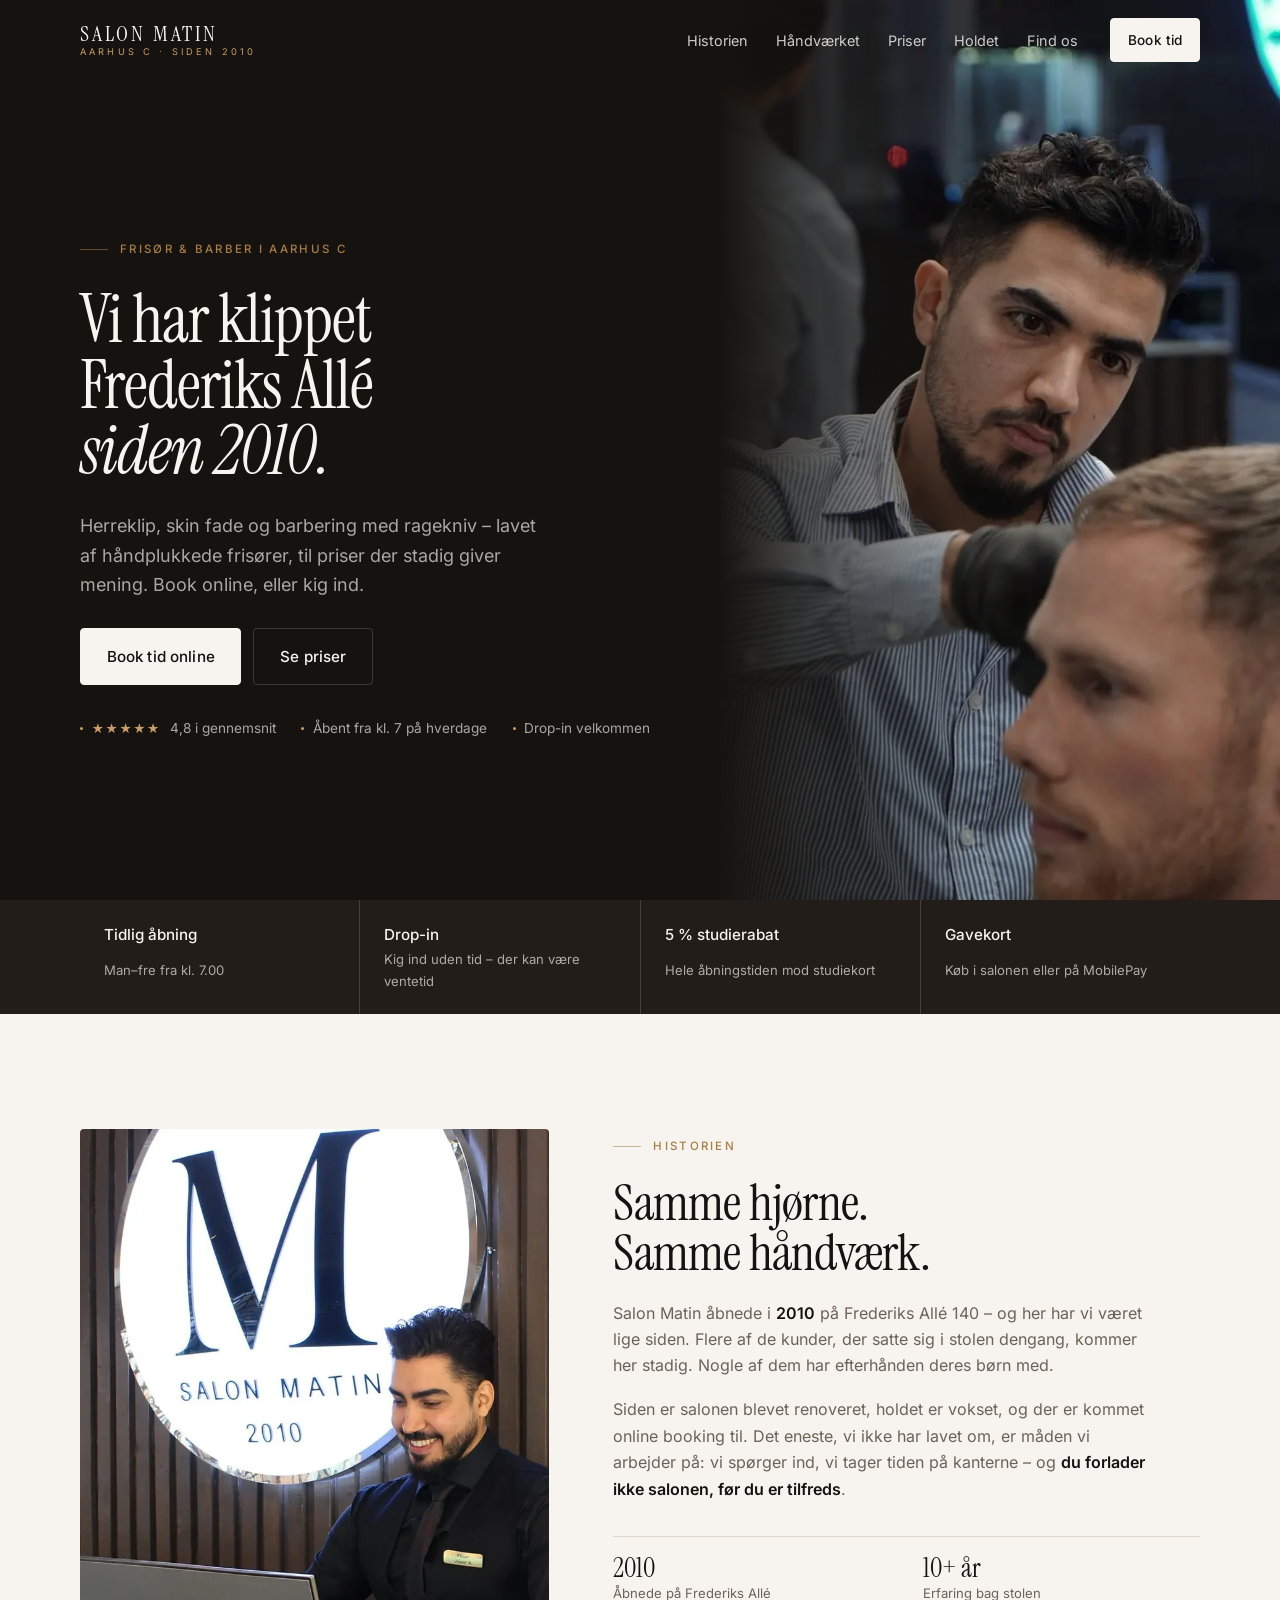
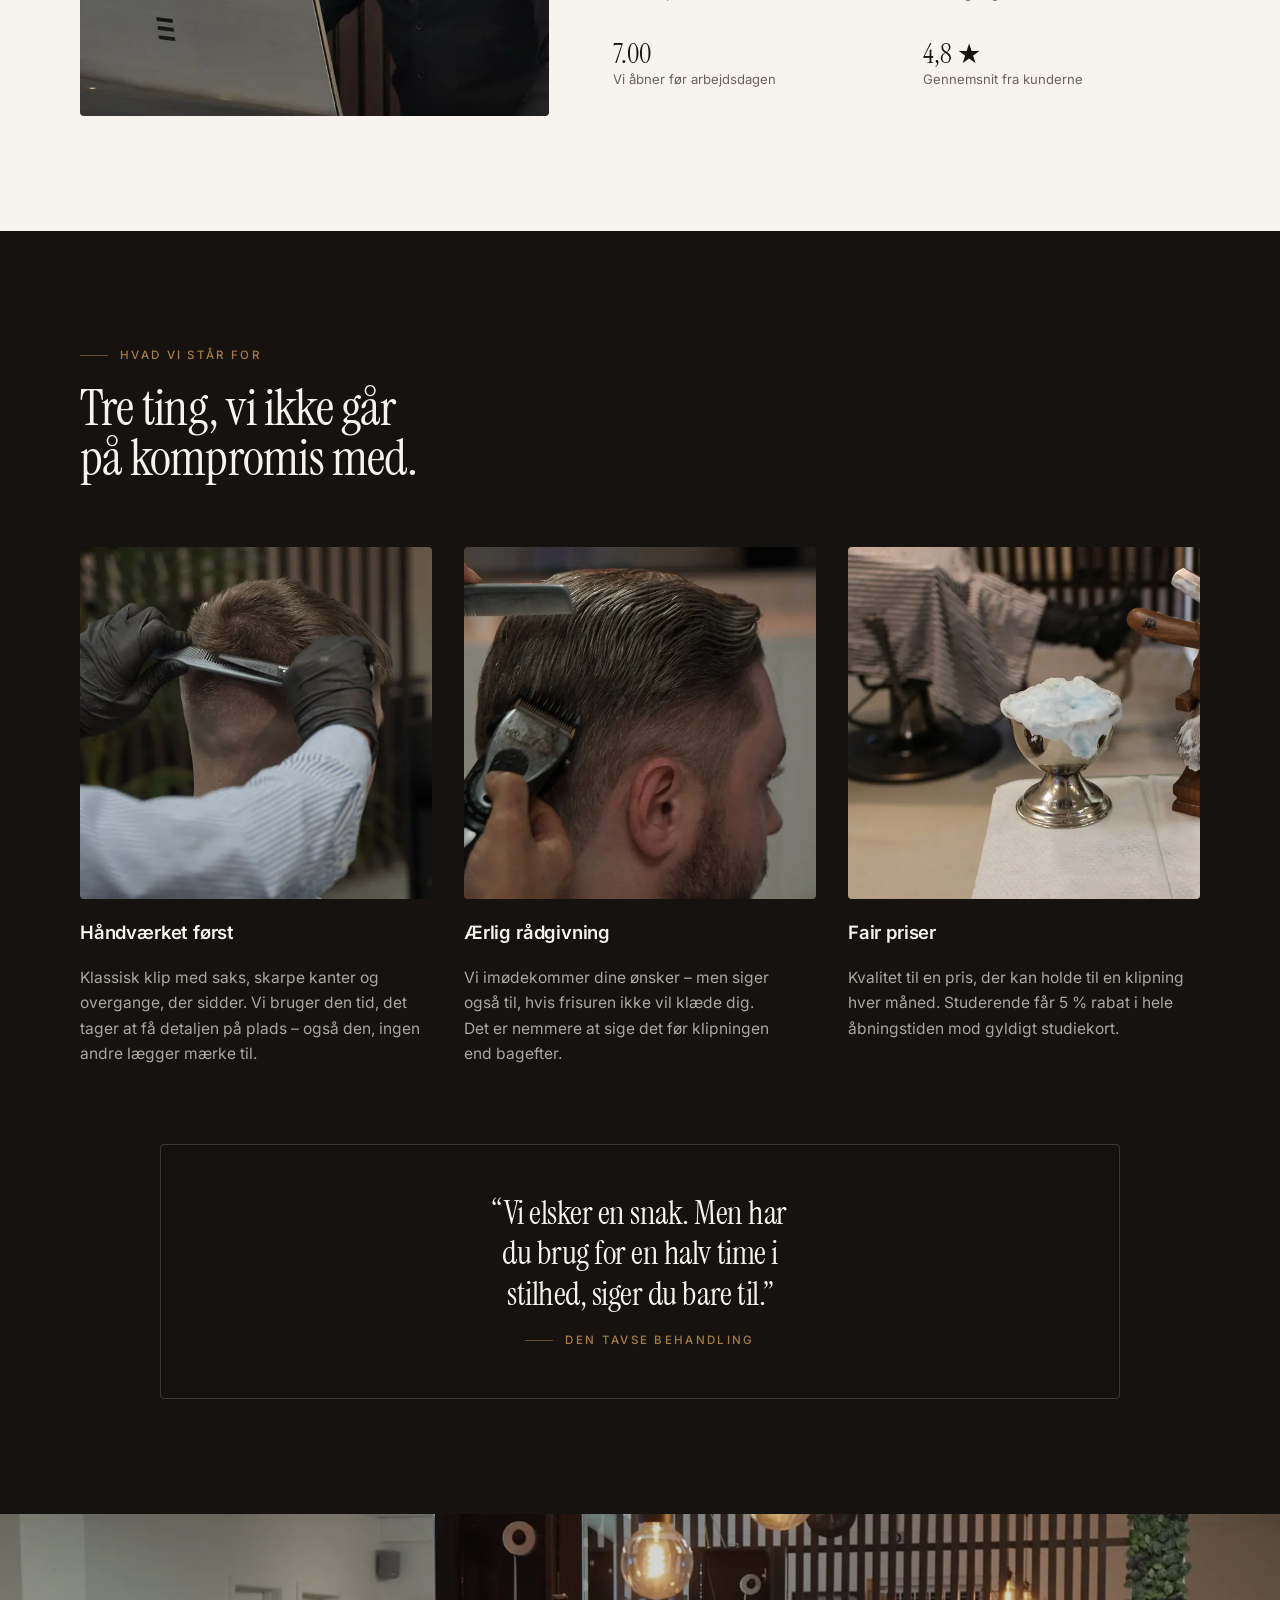
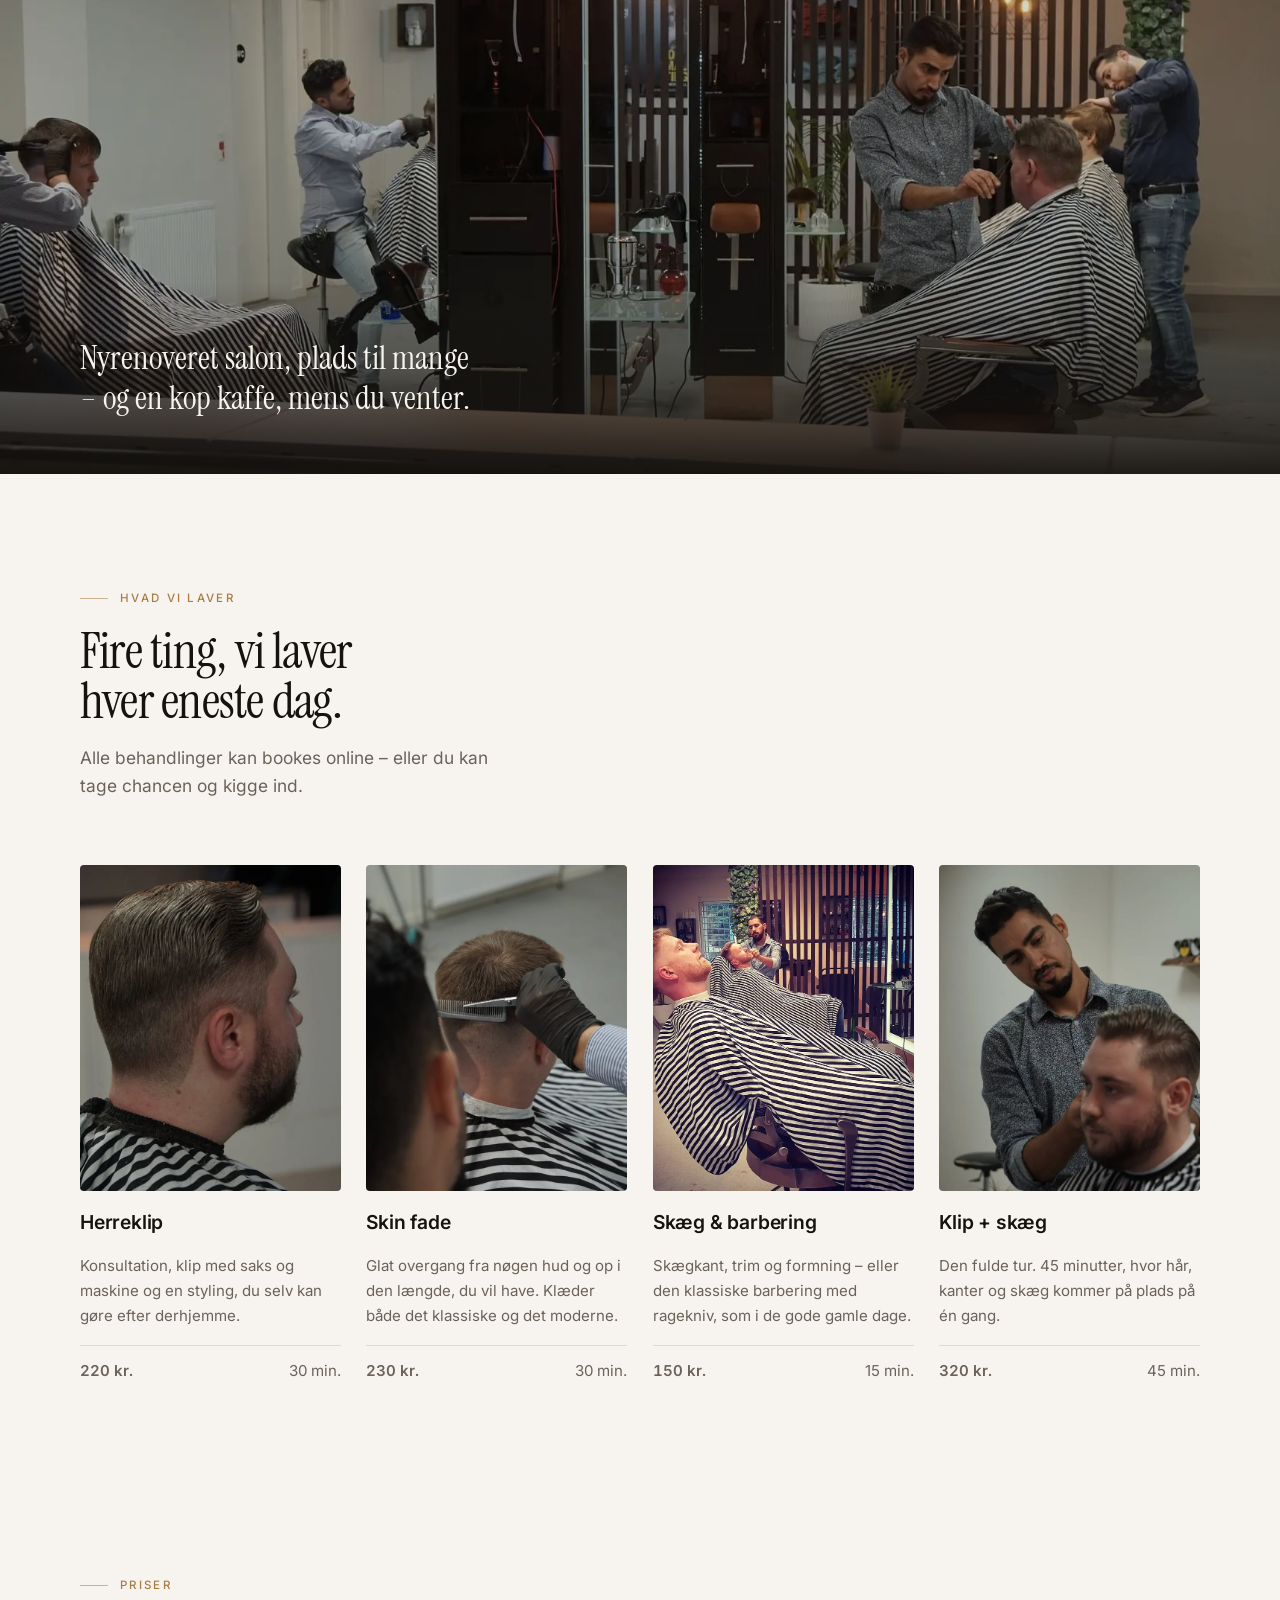
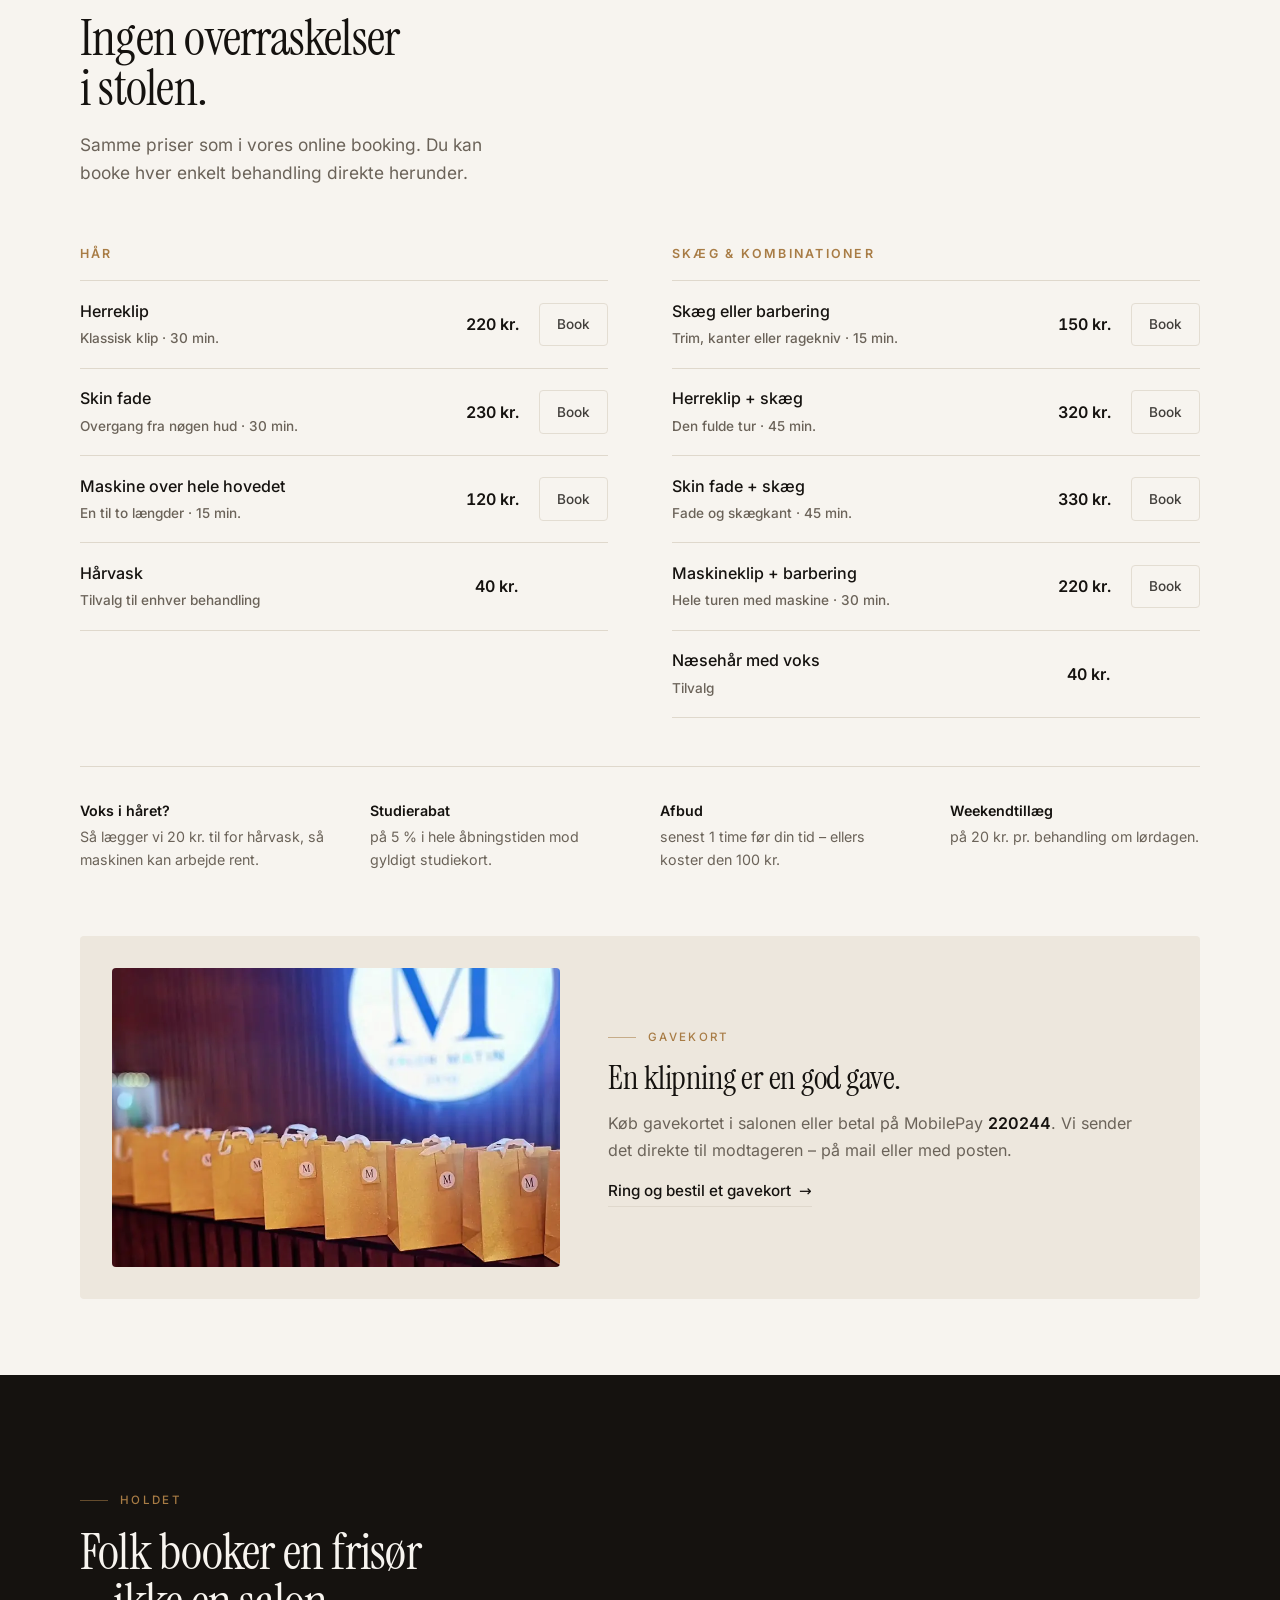
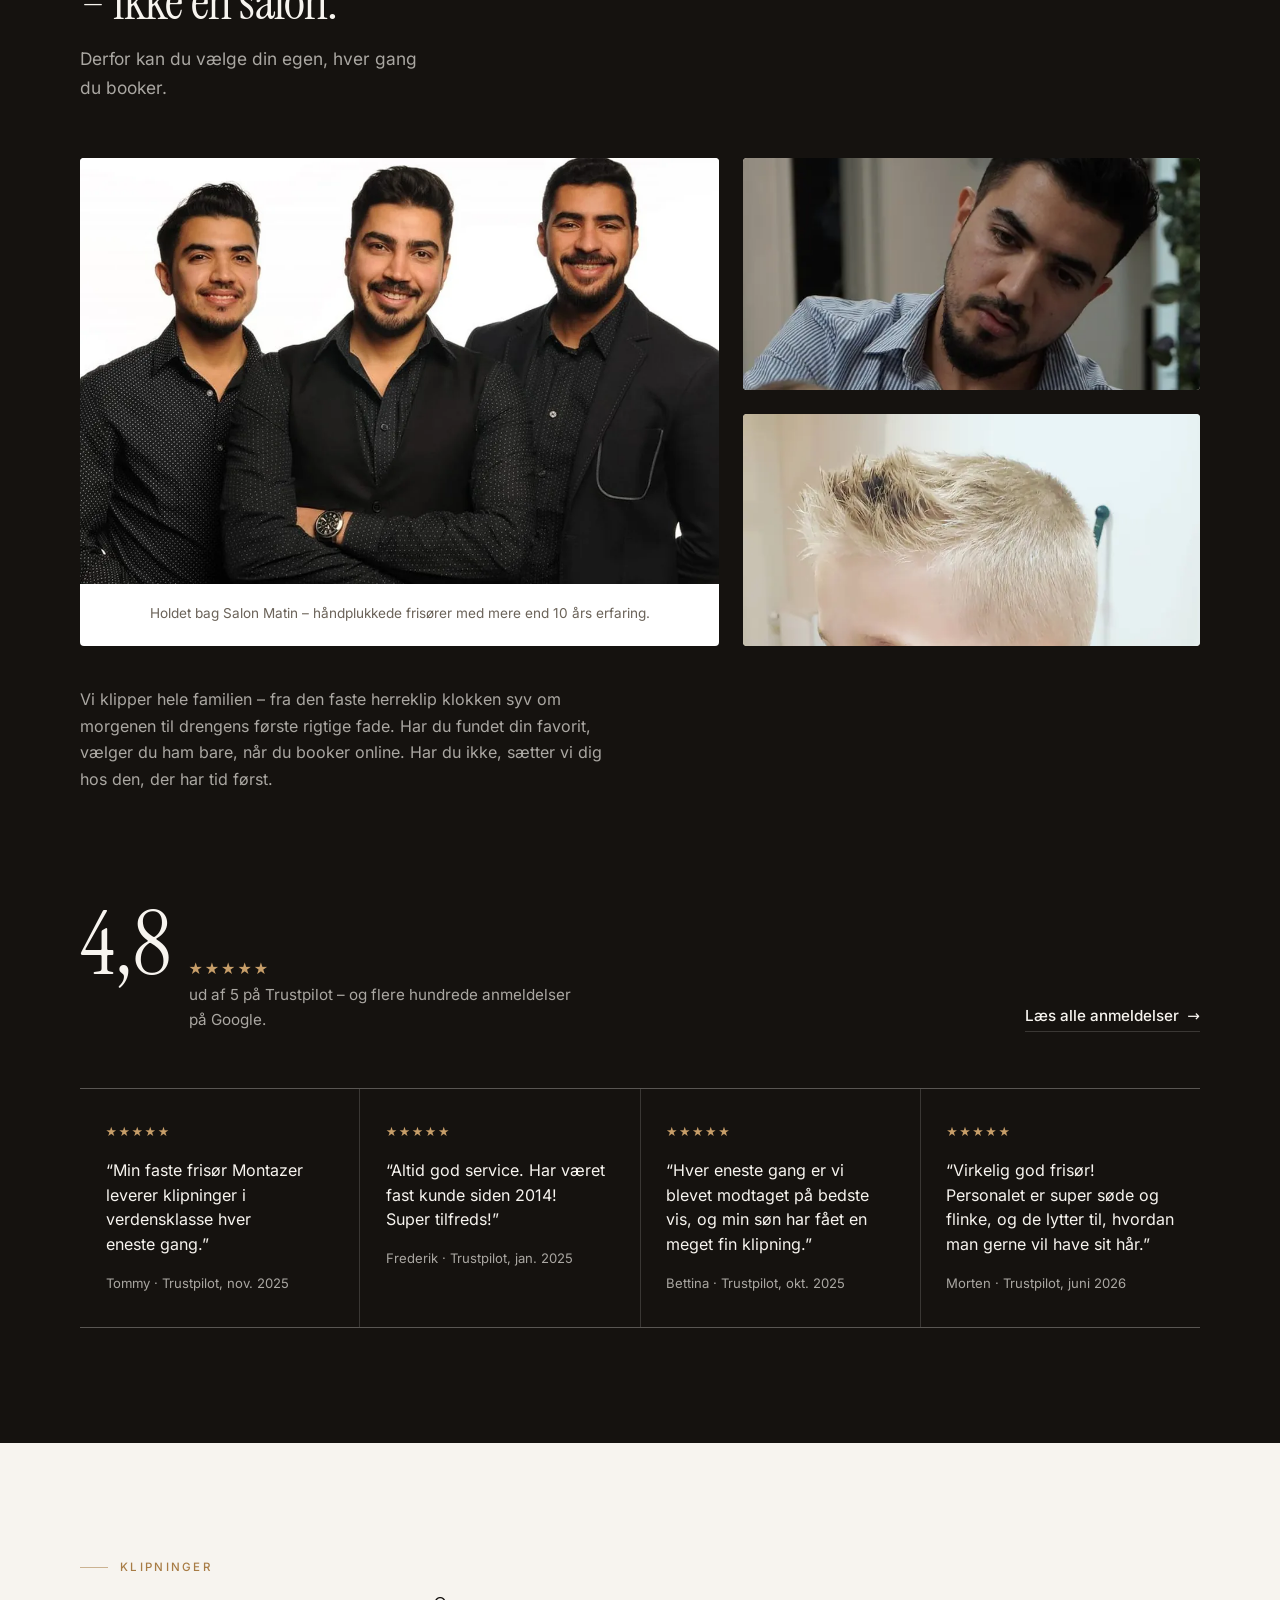
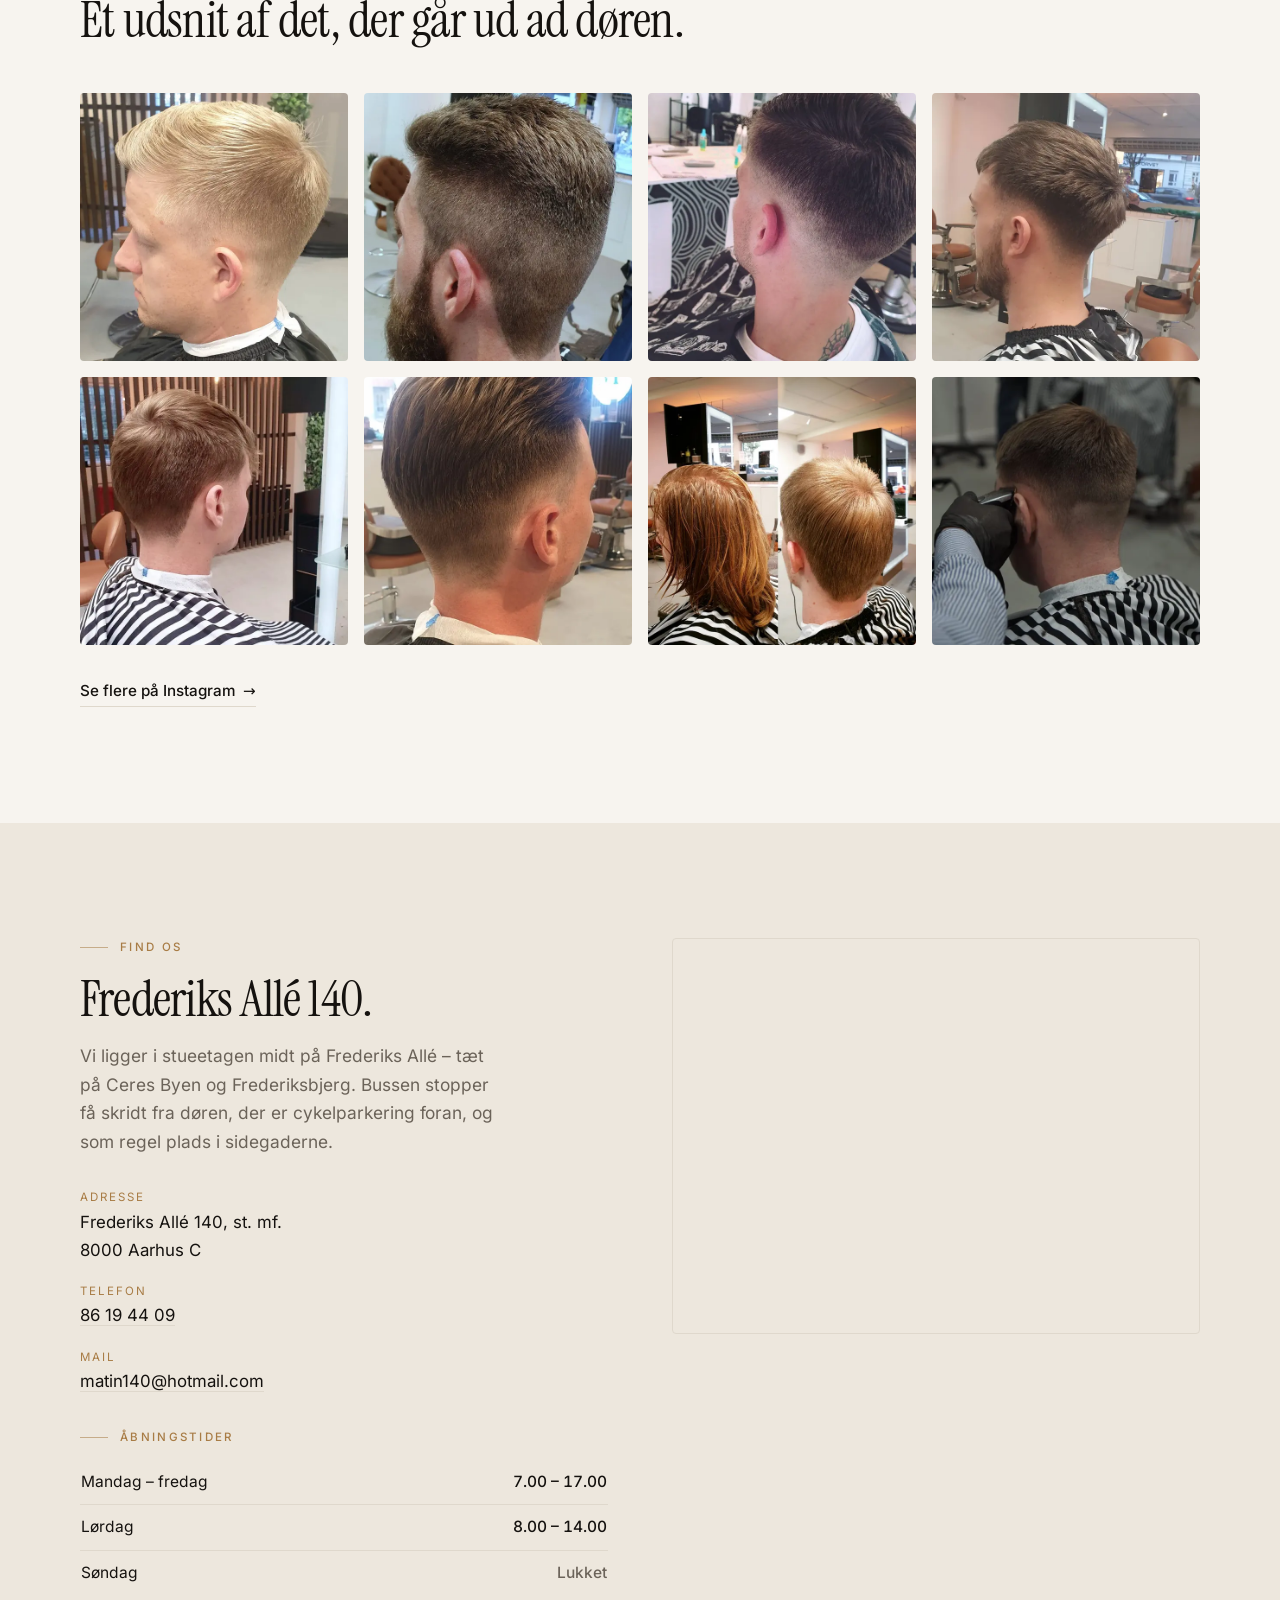
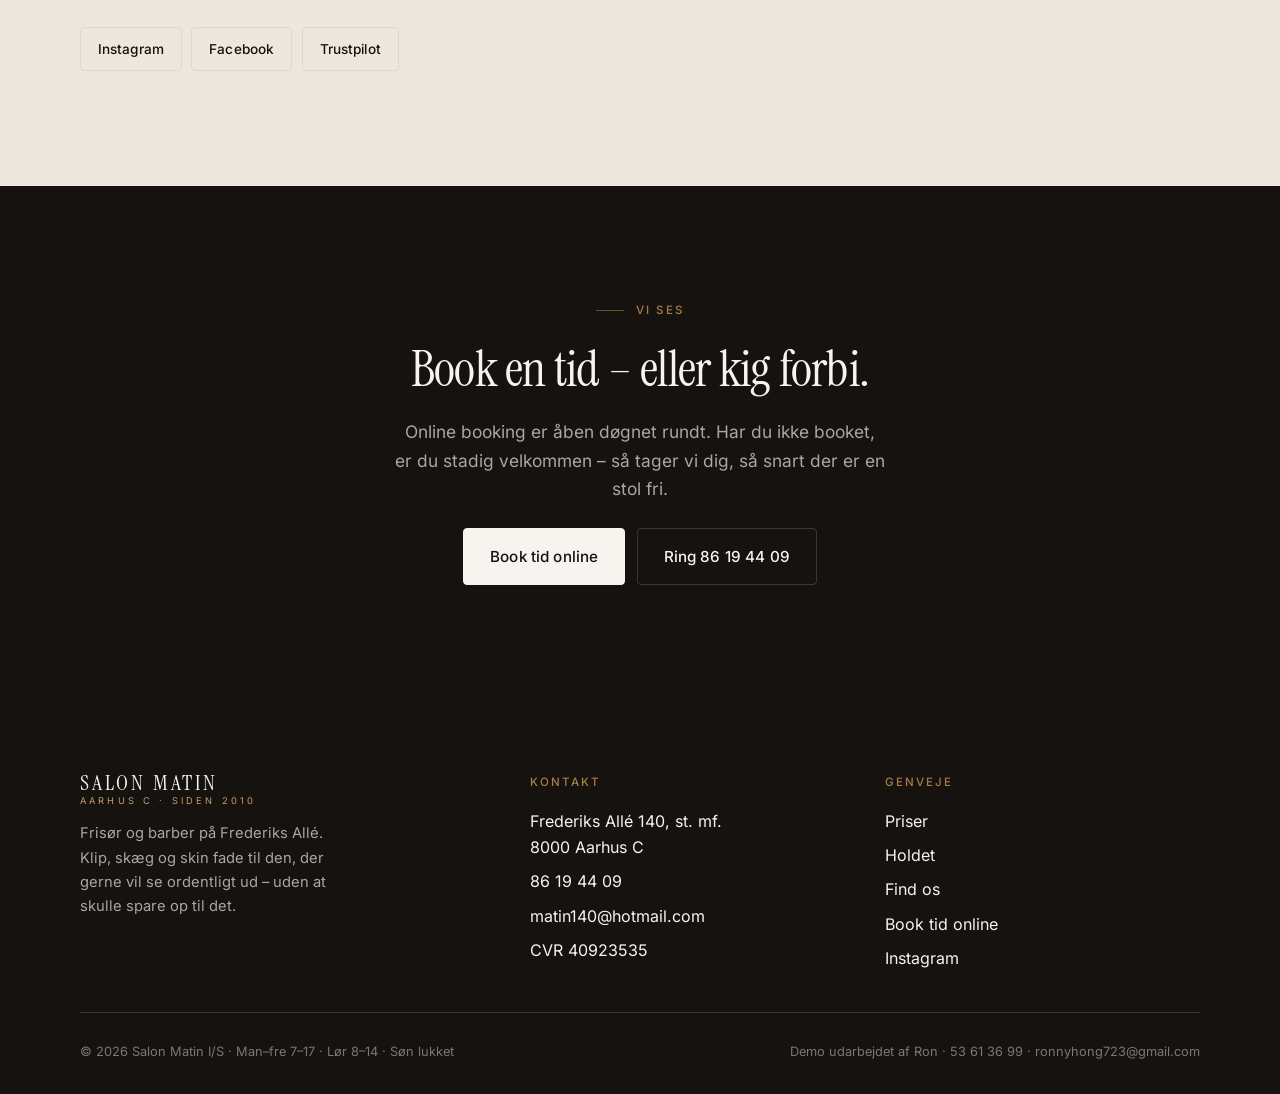
<file: index.html>
<!doctype html>
<html lang="da">
<head>
<meta charset="utf-8">
<meta name="viewport" content="width=device-width, initial-scale=1">
<title>Salon Matin – frisør og barber på Frederiks Allé i Aarhus C</title>
<meta name="description" content="Herreklip, skin fade og barbering med ragekniv på Frederiks Allé 140 i Aarhus C. Håndplukkede frisører siden 2010, fair priser, åbent fra kl. 7 og drop-in velkommen.">
<meta name="theme-color" content="#15120F">
<link rel="canonical" href="https://salon-matin.dk/">

<link rel="icon" href="assets/img/favicon-32.png" sizes="32x32">
<link rel="apple-touch-icon" href="assets/img/apple-touch-icon.png">

<meta property="og:type" content="website">
<meta property="og:locale" content="da_DK">
<meta property="og:title" content="Salon Matin – frisør og barber i Aarhus C">
<meta property="og:description" content="Herreklip, skin fade og barbering med ragekniv på Frederiks Allé siden 2010.">
<meta property="og:image" content="assets/img/og.jpg">
<meta name="twitter:card" content="summary_large_image">

<link rel="preload" href="assets/fonts/instrument-serif-regular.woff2" as="font" type="font/woff2" crossorigin>
<link rel="preload" href="assets/fonts/inter-variable.woff2" as="font" type="font/woff2" crossorigin>
<link rel="preload" href="assets/img/hero-1140.webp" as="image" imagesrcset="assets/img/hero-760.webp 760w, assets/img/hero-1140.webp 1140w" imagesizes="(max-width: 900px) 100vw, 46vw" fetchpriority="high">
<link rel="stylesheet" href="assets/css/style.css">
<script>document.documentElement.className += " js";</script>
</head>

<body>
<a class="skip" href="#main">Spring til indhold</a>

<!-- ======================= Header ======================= -->
<header class="header" id="header">
  <div class="wrap header__inner">
    <a class="logo" href="#top" aria-label="Salon Matin, til toppen">
      <span class="logo__name">Salon Matin</span>
      <span class="logo__sub">Aarhus C · siden 2010</span>
    </a>

    <nav class="nav" aria-label="Hovedmenu">
      <ul class="nav__list">
        <li><a class="nav__link" href="#historien">Historien</a></li>
        <li><a class="nav__link" href="#haandvaerket">Håndværket</a></li>
        <li><a class="nav__link" href="#priser">Priser</a></li>
        <li><a class="nav__link" href="#holdet">Holdet</a></li>
        <li><a class="nav__link" href="#find-os">Find os</a></li>
      </ul>
      <a class="btn btn--light btn--sm" href="https://salon-matin.planway.com/" target="_blank" rel="noopener">Book tid</a>
      <button class="burger" type="button" id="burger" aria-label="Åbn menu" aria-expanded="false" aria-controls="mobile-nav">
        <span></span>
      </button>
    </nav>
  </div>
</header>

<!-- Mobilmenu -->
<div class="mobile-nav" id="mobile-nav">
  <ul class="mobile-nav__list">
    <li><a href="#historien">Historien</a></li>
    <li><a href="#haandvaerket">Håndværket</a></li>
    <li><a href="#priser">Priser</a></li>
    <li><a href="#holdet">Holdet</a></li>
    <li><a href="#anmeldelser">Anmeldelser</a></li>
    <li><a href="#find-os">Find os</a></li>
  </ul>
  <div class="mobile-nav__foot">
    <p>Frederiks Allé 140, st.<br>8000 Aarhus C</p>
    <p>Man–fre 7–17 · Lør 8–14</p>
    <a class="btn btn--light" href="https://salon-matin.planway.com/" target="_blank" rel="noopener">Book tid online</a>
    <a class="btn btn--ghost" href="tel:+4586194409">Ring 86 19 44 09</a>
  </div>
</div>

<main id="main">

<!-- ======================= Hero ======================= -->
<section class="hero" id="top">
  <div class="hero__content">
    <p class="eyebrow">Frisør &amp; barber i Aarhus C</p>
    <h1 class="display">Vi har klippet Frederiks Allé <em>siden 2010.</em></h1>
    <p class="hero__lede">
      Herreklip, skin fade og barbering med ragekniv – lavet af håndplukkede frisører,
      til priser der stadig giver mening. Book online, eller kig ind.
    </p>
    <div class="hero__actions">
      <a class="btn btn--light" href="https://salon-matin.planway.com/" target="_blank" rel="noopener">Book tid online</a>
      <a class="btn btn--ghost" href="#priser">Se priser</a>
    </div>
    <ul class="hero__facts">
      <li><span class="stars" aria-hidden="true">★★★★★</span> 4,8 i gennemsnit</li>
      <li>Åbent fra kl. 7 på hverdage</li>
      <li>Drop-in velkommen</li>
    </ul>
  </div>

  <div class="hero__media">
    <img src="assets/img/hero-1140.webp"
         srcset="assets/img/hero-760.webp 760w, assets/img/hero-1140.webp 1140w"
         sizes="(max-width: 900px) 100vw, 46vw"
         width="1140" height="1520" fetchpriority="high" decoding="async"
         alt="Frisør hos Salon Matin klipper en kunde med maskine i salonen på Frederiks Allé">
  </div>
</section>

<!-- Faktabånd -->
<div class="strip">
  <div class="wrap">
    <ul>
      <li><b>Tidlig åbning</b><span>Man–fre fra kl. 7.00</span></li>
      <li><b>Drop-in</b><span>Kig ind uden tid – der kan være ventetid</span></li>
      <li><b>5 % studierabat</b><span>Hele åbningstiden mod studiekort</span></li>
      <li><b>Gavekort</b><span>Køb i salonen eller på MobilePay</span></li>
    </ul>
  </div>
</div>

<!-- ======================= Historien ======================= -->
<section class="section" id="historien">
  <div class="wrap split">
    <div class="story__media frame reveal">
      <img src="assets/img/brand-2010.webp" width="760" height="950" loading="lazy" decoding="async"
           alt="Logoet Salon Matin 2010 på væggen i salonen, med en frisør bag skranken">
    </div>

    <div class="story__text reveal d1">
      <p class="eyebrow">Historien</p>
      <h2 class="display">Samme hjørne.<br>Samme håndværk.</h2>
      <div class="prose">
        <p>
          Salon Matin åbnede i <strong>2010</strong> på Frederiks Allé 140 – og her har vi været lige siden.
          Flere af de kunder, der satte sig i stolen dengang, kommer her stadig. Nogle af dem har
          efterhånden deres børn med.
        </p>
        <p>
          Siden er salonen blevet renoveret, holdet er vokset, og der er kommet online booking til.
          Det eneste, vi ikke har lavet om, er måden vi arbejder på: vi spørger ind, vi tager tiden på
          kanterne – og <strong>du forlader ikke salonen, før du er tilfreds</strong>.
        </p>
      </div>
      <ul class="timeline">
        <li><b>2010</b><span>Åbnede på Frederiks Allé</span></li>
        <li><b>10+ år</b><span>Erfaring bag stolen</span></li>
        <li><b>7.00</b><span>Vi åbner før arbejdsdagen</span></li>
        <li><b>4,8 ★</b><span>Gennemsnit fra kunderne</span></li>
      </ul>
    </div>
  </div>
</section>

<!-- ======================= Værdier ======================= -->
<section class="section dark">
  <div class="wrap">
    <div class="section-head reveal">
      <p class="eyebrow">Hvad vi står for</p>
      <h2 class="display">Tre ting, vi ikke går på kompromis med.</h2>
    </div>

    <div class="values">
      <article class="value reveal">
        <div class="frame frame--hover">
          <img src="assets/img/craft-saks.webp" width="700" height="700" loading="lazy" decoding="async"
               alt="Nærbillede af saks og kam, der klipper en overgang i nakken">
        </div>
        <h3>Håndværket først</h3>
        <p>Klassisk klip med saks, skarpe kanter og overgange, der sidder. Vi bruger den tid, det tager at få detaljen på plads – også den, ingen andre lægger mærke til.</p>
      </article>

      <article class="value reveal d1">
        <div class="frame frame--hover">
          <img src="assets/img/craft-maskine.webp" width="700" height="700" loading="lazy" decoding="async"
               alt="Frisør trimmer nakken med maskine hos Salon Matin">
        </div>
        <h3>Ærlig rådgivning</h3>
        <p>Vi imødekommer dine ønsker – men siger også til, hvis frisuren ikke vil klæde dig. Det er nemmere at sige det før klipningen end bagefter.</p>
      </article>

      <article class="value reveal d2">
        <div class="frame frame--hover">
          <img src="assets/img/craft-ragekniv.webp" width="700" height="700" loading="lazy" decoding="async"
               alt="Barberskål med skum, barberkost og ragekniv klar til en klassisk barbering">
        </div>
        <h3>Fair priser</h3>
        <p>Kvalitet til en pris, der kan holde til en klipning hver måned. Studerende får 5 % rabat i hele åbningstiden mod gyldigt studiekort.</p>
      </article>
    </div>

    <figure class="quote reveal">
      <p class="display">“Vi elsker en snak. Men har du brug for en halv time i stilhed, siger du bare til.”</p>
      <figcaption class="eyebrow">Den tavse behandling</figcaption>
    </figure>
  </div>
</section>

<!-- ======================= Salonen (billedbånd) ======================= -->
<section class="band" aria-label="Salonen indefra">
  <img src="assets/img/salon-1650.webp"
       srcset="assets/img/salon-1100.webp 1100w, assets/img/salon-1650.webp 1650w"
       sizes="100vw" width="1650" height="928" loading="lazy" decoding="async"
       alt="Salon Matins nyrenoverede salon med flere frisørstole i gang på én gang">
  <div class="band__overlay">
    <div class="wrap">
      <p>Nyrenoveret salon, plads til mange – og en kop kaffe, mens du venter.</p>
    </div>
  </div>
</section>

<!-- ======================= Håndværket / services ======================= -->
<section class="section" id="haandvaerket">
  <div class="wrap">
    <div class="section-head reveal">
      <p class="eyebrow">Hvad vi laver</p>
      <h2 class="display">Fire ting, vi laver hver eneste dag.</h2>
      <p class="lede">Alle behandlinger kan bookes online – eller du kan tage chancen og kigge ind.</p>
    </div>

    <div class="services">
      <article class="card reveal">
        <div class="frame frame--hover">
          <img src="assets/img/svc-herreklip.webp" width="700" height="875" loading="lazy" decoding="async"
               alt="Klassisk herreklip med skarp sideskilning set fra siden">
        </div>
        <h3>Herreklip</h3>
        <p>Konsultation, klip med saks og maskine og en styling, du selv kan gøre efter derhjemme.</p>
        <p class="card__meta"><span class="card__price">220 kr.</span> <span class="card__dur">30 min.</span></p>
      </article>

      <article class="card reveal d1">
        <div class="frame frame--hover">
          <img src="assets/img/svc-fade.webp" width="700" height="875" loading="lazy" decoding="async"
               alt="Skin fade bliver klippet med kam og maskine i nakken">
        </div>
        <h3>Skin fade</h3>
        <p>Glat overgang fra nøgen hud og op i den længde, du vil have. Klæder både det klassiske og det moderne.</p>
        <p class="card__meta"><span class="card__price">230 kr.</span> <span class="card__dur">30 min.</span></p>
      </article>

      <article class="card reveal d2">
        <div class="frame frame--hover">
          <img src="assets/img/svc-barbering.webp" width="700" height="875" loading="lazy" decoding="async"
               alt="Klassisk barbering: kunden ligger tilbagelænet i stolen, mens barberen arbejder">
        </div>
        <h3>Skæg &amp; barbering</h3>
        <p>Skægkant, trim og formning – eller den klassiske barbering med ragekniv, som i de gode gamle dage.</p>
        <p class="card__meta"><span class="card__price">150 kr.</span> <span class="card__dur">15 min.</span></p>
      </article>

      <article class="card reveal d3">
        <div class="frame frame--hover">
          <img src="assets/img/svc-klipskaeg.webp" width="700" height="875" loading="lazy" decoding="async"
               alt="Frisør sætter skægkanten på en kunde, der lige har fået klippet håret">
        </div>
        <h3>Klip + skæg</h3>
        <p>Den fulde tur. 45 minutter, hvor hår, kanter og skæg kommer på plads på én gang.</p>
        <p class="card__meta"><span class="card__price">320 kr.</span> <span class="card__dur">45 min.</span></p>
      </article>
    </div>
  </div>
</section>

<!-- ======================= Priser ======================= -->
<section class="section section--tight" id="priser">
  <div class="wrap">
    <div class="section-head reveal">
      <p class="eyebrow">Priser</p>
      <h2 class="display">Ingen overraskelser i stolen.</h2>
      <p class="lede">Samme priser som i vores online booking. Du kan booke hver enkelt behandling direkte herunder.</p>
    </div>

    <div class="pricing">
      <div class="reveal">
        <h3>Hår</h3>
        <ul>
          <li class="price-row">
            <span class="price-row__name">Herreklip<span class="price-row__desc"><br>Klassisk klip · 30 min.</span></span>
            <span class="price-row__price">220 kr.</span>
            <a class="btn btn--ghost btn--sm" href="https://salon-matin.planway.com/" target="_blank" rel="noopener">Book<span class="sr-only"> herreklip</span></a>
          </li>
          <li class="price-row">
            <span class="price-row__name">Skin fade<span class="price-row__desc"><br>Overgang fra nøgen hud · 30 min.</span></span>
            <span class="price-row__price">230 kr.</span>
            <a class="btn btn--ghost btn--sm" href="https://salon-matin.planway.com/" target="_blank" rel="noopener">Book<span class="sr-only"> skin fade</span></a>
          </li>
          <li class="price-row">
            <span class="price-row__name">Maskine over hele hovedet<span class="price-row__desc"><br>En til to længder · 15 min.</span></span>
            <span class="price-row__price">120 kr.</span>
            <a class="btn btn--ghost btn--sm" href="https://salon-matin.planway.com/" target="_blank" rel="noopener">Book<span class="sr-only"> maskineklip</span></a>
          </li>
          <li class="price-row">
            <span class="price-row__name">Hårvask<span class="price-row__desc"><br>Tilvalg til enhver behandling</span></span>
            <span class="price-row__price">40 kr.</span>
            <span></span>
          </li>
        </ul>
      </div>

      <div class="reveal d1">
        <h3>Skæg &amp; kombinationer</h3>
        <ul>
          <li class="price-row">
            <span class="price-row__name">Skæg eller barbering<span class="price-row__desc"><br>Trim, kanter eller ragekniv · 15 min.</span></span>
            <span class="price-row__price">150 kr.</span>
            <a class="btn btn--ghost btn--sm" href="https://salon-matin.planway.com/" target="_blank" rel="noopener">Book<span class="sr-only"> skæg og barbering</span></a>
          </li>
          <li class="price-row">
            <span class="price-row__name">Herreklip + skæg<span class="price-row__desc"><br>Den fulde tur · 45 min.</span></span>
            <span class="price-row__price">320 kr.</span>
            <a class="btn btn--ghost btn--sm" href="https://salon-matin.planway.com/" target="_blank" rel="noopener">Book<span class="sr-only"> herreklip og skæg</span></a>
          </li>
          <li class="price-row">
            <span class="price-row__name">Skin fade + skæg<span class="price-row__desc"><br>Fade og skægkant · 45 min.</span></span>
            <span class="price-row__price">330 kr.</span>
            <a class="btn btn--ghost btn--sm" href="https://salon-matin.planway.com/" target="_blank" rel="noopener">Book<span class="sr-only"> skin fade og skæg</span></a>
          </li>
          <li class="price-row">
            <span class="price-row__name">Maskineklip + barbering<span class="price-row__desc"><br>Hele turen med maskine · 30 min.</span></span>
            <span class="price-row__price">220 kr.</span>
            <a class="btn btn--ghost btn--sm" href="https://salon-matin.planway.com/" target="_blank" rel="noopener">Book<span class="sr-only"> maskineklip og barbering</span></a>
          </li>
          <li class="price-row">
            <span class="price-row__name">Næsehår med voks<span class="price-row__desc"><br>Tilvalg</span></span>
            <span class="price-row__price">40 kr.</span>
            <span></span>
          </li>
        </ul>
      </div>
    </div>

    <div class="price-notes reveal">
      <p><b>Voks i håret?</b> Så lægger vi 20 kr. til for hårvask, så maskinen kan arbejde rent.</p>
      <p><b>Studierabat</b> på 5 % i hele åbningstiden mod gyldigt studiekort.</p>
      <p><b>Afbud</b> senest 1 time før din tid – ellers koster den 100 kr.</p>
      <p><b>Weekendtillæg</b> på 20 kr. pr. behandling om lørdagen.</p>
    </div>

    <div class="giftcard reveal">
      <div class="frame">
        <img src="assets/img/gavekort.webp" width="800" height="533" loading="lazy" decoding="async"
             alt="Gavekortposer med Salon Matins logo stillet op på række">
      </div>
      <div class="giftcard__text">
        <p class="eyebrow">Gavekort</p>
        <h3 class="display">En klipning er en god gave.</h3>
        <p class="prose">Køb gavekortet i salonen eller betal på MobilePay <strong>220244</strong>. Vi sender det direkte til modtageren – på mail eller med posten.</p>
        <a class="link-arrow" href="tel:+4586194409">Ring og bestil et gavekort <span aria-hidden="true">→</span></a>
      </div>
    </div>
  </div>
</section>

<!-- ======================= Holdet ======================= -->
<section class="section dark" id="holdet">
  <div class="wrap">
    <div class="section-head reveal">
      <p class="eyebrow">Holdet</p>
      <h2 class="display">Folk booker en frisør – ikke en salon.</h2>
      <p class="lede">Derfor kan du vælge din egen, hver gang du booker.</p>
    </div>

    <div class="team-grid">
      <figure class="team-main reveal">
        <img src="assets/img/team.webp" width="1100" height="733" loading="lazy" decoding="async"
             alt="Tre af frisørerne bag Salon Matin i sort tøj">
        <figcaption>Holdet bag Salon Matin – håndplukkede frisører med mere end 10 års erfaring.</figcaption>
      </figure>

      <div class="team-side">
        <div class="frame frame--hover reveal d1">
          <img src="assets/img/barber-2.webp" width="640" height="800" loading="lazy" decoding="async"
               alt="Frisør koncentreret om en skin fade midt i klipningen">
        </div>
        <div class="frame frame--hover reveal d2">
          <img src="assets/img/svc-boern.webp" width="700" height="875" loading="lazy" decoding="async"
               alt="Dreng med nyklippet hår i salonstolen hos Salon Matin">
        </div>
      </div>
    </div>

    <p class="prose reveal" style="margin-top:2.5rem">
      Vi klipper hele familien – fra den faste herreklip klokken syv om morgenen til drengens første
      rigtige fade. Har du fundet din favorit, vælger du ham bare, når du booker online.
      Har du ikke, sætter vi dig hos den, der har tid først.
    </p>
  </div>
</section>

<!-- ======================= Anmeldelser ======================= -->
<section class="section dark" id="anmeldelser" style="padding-top:0">
  <div class="wrap">
    <div class="rating-head reveal">
      <div class="rating-score">
        <b>4,8</b>
        <div>
          <p class="stars" aria-hidden="true">★★★★★</p>
          <p class="lede" style="font-size:.95rem">ud af 5 på Trustpilot – og flere hundrede anmeldelser på Google.</p>
        </div>
      </div>
      <a class="link-arrow" href="https://dk.trustpilot.com/review/www.salon-matin.dk" target="_blank" rel="noopener">
        Læs alle anmeldelser <span aria-hidden="true">→</span>
      </a>
    </div>

    <div class="reviews">
      <figure class="review reveal">
        <p class="stars" aria-hidden="true">★★★★★</p>
        <blockquote>“Min faste frisør Montazer leverer klipninger i verdensklasse hver eneste gang.”</blockquote>
        <figcaption>Tommy · Trustpilot, nov. 2025</figcaption>
      </figure>
      <figure class="review reveal d1">
        <p class="stars" aria-hidden="true">★★★★★</p>
        <blockquote>“Altid god service. Har været fast kunde siden 2014! Super tilfreds!”</blockquote>
        <figcaption>Frederik · Trustpilot, jan. 2025</figcaption>
      </figure>
      <figure class="review reveal d2">
        <p class="stars" aria-hidden="true">★★★★★</p>
        <blockquote>“Hver eneste gang er vi blevet modtaget på bedste vis, og min søn har fået en meget fin klipning.”</blockquote>
        <figcaption>Bettina · Trustpilot, okt. 2025</figcaption>
      </figure>
      <figure class="review reveal d3">
        <p class="stars" aria-hidden="true">★★★★★</p>
        <blockquote>“Virkelig god frisør! Personalet er super søde og flinke, og de lytter til, hvordan man gerne vil have sit hår.”</blockquote>
        <figcaption>Morten · Trustpilot, juni 2026</figcaption>
      </figure>
    </div>
  </div>
</section>

<!-- ======================= Galleri ======================= -->
<section class="section" id="galleri">
  <div class="wrap">
    <div class="section-head reveal" style="max-width:none">
      <p class="eyebrow">Klipninger</p>
      <h2 class="display">Et udsnit af det, der går ud ad døren.</h2>
    </div>

    <ul class="gallery">
      <li class="frame frame--hover reveal"><img src="assets/img/g1.webp" width="620" height="620" loading="lazy" decoding="async" alt="Lys herreklip med høj fade og styling bagud"></li>
      <li class="frame frame--hover reveal d1"><img src="assets/img/g2.webp" width="620" height="620" loading="lazy" decoding="async" alt="Kort klipning med fuldskæg og skarp skægkant"></li>
      <li class="frame frame--hover reveal d2"><img src="assets/img/g3.webp" width="620" height="620" loading="lazy" decoding="async" alt="Nakke med tæt fade og skarpe kanter"></li>
      <li class="frame frame--hover reveal"><img src="assets/img/g4.webp" width="620" height="620" loading="lazy" decoding="async" alt="Klassisk herreklip set fra siden i salonen"></li>
      <li class="frame frame--hover reveal d1"><img src="assets/img/g5.webp" width="620" height="620" loading="lazy" decoding="async" alt="Ung mand med kort klipning i frisørstolen"></li>
      <li class="frame frame--hover reveal d2"><img src="assets/img/g6.webp" width="620" height="620" loading="lazy" decoding="async" alt="Klipning med volumen i toppen og tæt nakke"></li>
      <li class="frame frame--hover reveal"><img src="assets/img/g7.webp" width="620" height="620" loading="lazy" decoding="async" alt="Mor og søn med nyklippet hår i salonen"></li>
      <li class="frame frame--hover reveal d1"><img src="assets/img/g8.webp" width="620" height="620" loading="lazy" decoding="async" alt="Maskinen lægger den sidste kant i nakken"></li>
    </ul>

    <p class="reveal" style="margin-top:2rem">
      <a class="link-arrow" href="https://www.instagram.com/salon_matin/" target="_blank" rel="noopener">
        Se flere på Instagram <span aria-hidden="true">→</span>
      </a>
    </p>
  </div>
</section>

<!-- ======================= Find os ======================= -->
<section class="section" id="find-os" style="background:var(--bone-2)">
  <div class="wrap contact">
    <div class="contact__details reveal">
      <div class="section-head">
        <p class="eyebrow">Find os</p>
        <h2 class="display">Frederiks Allé 140.</h2>
        <p class="lede">
          Vi ligger i stueetagen midt på Frederiks Allé – tæt på Ceres Byen og Frederiksbjerg.
          Bussen stopper få skridt fra døren, der er cykelparkering foran, og som regel plads i sidegaderne.
        </p>
      </div>

      <dl class="info-list">
        <div>
          <dt>Adresse</dt>
          <dd>Frederiks Allé 140, st. mf.<br>8000 Aarhus C</dd>
        </div>
        <div>
          <dt>Telefon</dt>
          <dd><a href="tel:+4586194409">86 19 44 09</a></dd>
        </div>
        <div>
          <dt>Mail</dt>
          <dd><a href="mailto:matin140@hotmail.com">matin140@hotmail.com</a></dd>
        </div>
      </dl>

      <table class="hours">
        <caption class="eyebrow" style="margin-bottom:.75rem">Åbningstider</caption>
        <tbody>
          <tr><td>Mandag – fredag</td><td>7.00 – 17.00</td></tr>
          <tr><td>Lørdag</td><td>8.00 – 14.00</td></tr>
          <tr><td>Søndag</td><td class="closed">Lukket</td></tr>
        </tbody>
      </table>

      <div class="socials">
        <a class="btn btn--ghost btn--sm" href="https://www.instagram.com/salon_matin/" target="_blank" rel="noopener">Instagram</a>
        <a class="btn btn--ghost btn--sm" href="https://www.facebook.com/salonmatin/" target="_blank" rel="noopener">Facebook</a>
        <a class="btn btn--ghost btn--sm" href="https://dk.trustpilot.com/review/www.salon-matin.dk" target="_blank" rel="noopener">Trustpilot</a>
      </div>
    </div>

    <div class="map reveal d1">
      <iframe
        title="Kort over Salon Matin, Frederiks Allé 140, 8000 Aarhus C"
        src="https://www.google.com/maps?q=Frederiks%20All%C3%A9%20140%2C%208000%20Aarhus%20C&output=embed"
        loading="lazy" referrerpolicy="no-referrer-when-downgrade"></iframe>
    </div>
  </div>
</section>

<!-- ======================= Slut-CTA ======================= -->
<section class="section dark">
  <div class="wrap cta reveal">
    <p class="eyebrow" style="justify-content:center">Vi ses</p>
    <h2 class="display">Book en tid – eller kig forbi.</h2>
    <p class="lede">
      Online booking er åben døgnet rundt. Har du ikke booket, er du stadig velkommen –
      så tager vi dig, så snart der er en stol fri.
    </p>
    <div class="cta__actions">
      <a class="btn btn--light" href="https://salon-matin.planway.com/" target="_blank" rel="noopener">Book tid online</a>
      <a class="btn btn--ghost" href="tel:+4586194409">Ring 86 19 44 09</a>
    </div>
  </div>
</section>

</main>

<!-- ======================= Footer ======================= -->
<footer class="footer">
  <div class="wrap">
    <div class="footer__top">
      <div>
        <a class="logo" href="#top" style="margin-bottom:1rem">
          <span class="logo__name">Salon Matin</span>
          <span class="logo__sub">Aarhus C · siden 2010</span>
        </a>
        <p class="footer__body">
          Frisør og barber på Frederiks Allé. Klip, skæg og skin fade til den, der gerne vil
          se ordentligt ud – uden at skulle spare op til det.
        </p>
      </div>

      <div class="footer__links">
        <h4>Kontakt</h4>
        <ul>
          <li>Frederiks Allé 140, st. mf.<br>8000 Aarhus C</li>
          <li><a href="tel:+4586194409">86 19 44 09</a></li>
          <li><a href="mailto:matin140@hotmail.com">matin140@hotmail.com</a></li>
          <li>CVR 40923535</li>
        </ul>
      </div>

      <div class="footer__links">
        <h4>Genveje</h4>
        <ul>
          <li><a href="#priser">Priser</a></li>
          <li><a href="#holdet">Holdet</a></li>
          <li><a href="#find-os">Find os</a></li>
          <li><a href="https://salon-matin.planway.com/" target="_blank" rel="noopener">Book tid online</a></li>
          <li><a href="https://www.instagram.com/salon_matin/" target="_blank" rel="noopener">Instagram</a></li>
        </ul>
      </div>
    </div>

    <div class="footer__bottom">
      <p>© <span id="year">2026</span> Salon Matin I/S · Man–fre 7–17 · Lør 8–14 · Søn lukket</p>
      <p>Demo udarbejdet af Ron · 53 61 36 99 · ronnyhong723@gmail.com</p>
    </div>
  </div>
</footer>

<!-- Mobil CTA-bar -->
<div class="mobile-bar">
  <a class="btn btn--ghost" href="tel:+4586194409">Ring</a>
  <a class="btn" href="https://salon-matin.planway.com/" target="_blank" rel="noopener">Book tid</a>
</div>

<script type="application/ld+json">
{
  "@context": "https://schema.org",
  "@type": "HairSalon",
  "name": "Salon Matin",
  "description": "Frisør og barber i Aarhus C med herreklip, skin fade og barbering med ragekniv siden 2010.",
  "image": "assets/img/og.jpg",
  "telephone": "+4586194409",
  "email": "matin140@hotmail.com",
  "url": "https://salon-matin.dk/",
  "priceRange": "$$",
  "address": {
    "@type": "PostalAddress",
    "streetAddress": "Frederiks Allé 140, st. mf.",
    "postalCode": "8000",
    "addressLocality": "Aarhus C",
    "addressCountry": "DK"
  },
  "openingHoursSpecification": [
    { "@type": "OpeningHoursSpecification", "dayOfWeek": ["Monday","Tuesday","Wednesday","Thursday","Friday"], "opens": "07:00", "closes": "17:00" },
    { "@type": "OpeningHoursSpecification", "dayOfWeek": "Saturday", "opens": "08:00", "closes": "14:00" }
  ],
  "sameAs": [
    "https://www.instagram.com/salon_matin/",
    "https://www.facebook.com/salonmatin/"
  ]
}
</script>

<script src="assets/js/main.js" defer></script>
</body>
</html>
</file>
<file: assets/css/style.css>
/* ==========================================================================
   Salon Matin - demo
   Ingen frameworks, ingen build. En stylesheet, et lille script.
   ========================================================================== */

/* --- Fonts (self-hostet, latin subset) ----------------------------------- */
@font-face {
  font-family: 'Instrument Serif';
  src: url('../fonts/instrument-serif-regular.woff2') format('woff2');
  font-weight: 400; font-style: normal; font-display: swap;
}
@font-face {
  font-family: 'Instrument Serif';
  src: url('../fonts/instrument-serif-italic.woff2') format('woff2');
  font-weight: 400; font-style: italic; font-display: swap;
}
@font-face {
  font-family: 'Inter';
  src: url('../fonts/inter-variable.woff2') format('woff2');
  font-weight: 100 900; font-style: normal; font-display: swap;
}

/* --- Tokens --------------------------------------------------------------- */
:root {
  --ink:        #15120F;
  --ink-2:      #221D18;
  --bone:       #F7F4EF;
  --bone-2:     #EDE7DD;
  --line:       #DFD8CC;
  --line-dark:  rgba(247, 244, 239, .16);
  --muted:      #6B6359;
  --muted-dark: rgba(247, 244, 239, .66);
  --brass:      #A87C45;
  --brass-soft: #C79E69;

  --serif: 'Instrument Serif', 'Iowan Old Style', Georgia, 'Times New Roman', serif;
  --sans:  'Inter', system-ui, -apple-system, 'Segoe UI', Roboto, Helvetica, Arial, sans-serif;

  --pad: clamp(1.25rem, 4vw, 2.5rem);
  --maxw: 1200px;
  --section: clamp(4.5rem, 9vw, 8.5rem);
  --radius: 4px;
  --ease: cubic-bezier(.22, .61, .36, 1);
}

/* --- Reset ---------------------------------------------------------------- */
*, *::before, *::after { box-sizing: border-box; }
* { margin: 0; }
html { -webkit-text-size-adjust: 100%; scroll-behavior: smooth; }
body {
  font-family: var(--sans);
  font-size: 1rem;
  line-height: 1.65;
  color: var(--ink);
  background: var(--bone);
  -webkit-font-smoothing: antialiased;
  overflow-x: hidden;
}
img, svg, iframe { display: block; max-width: 100%; }
img { height: auto; }
a { color: inherit; text-decoration: none; }
button { font: inherit; color: inherit; background: none; border: 0; cursor: pointer; }
ul { list-style: none; padding: 0; }
table { border-collapse: collapse; width: 100%; }

:focus-visible {
  outline: 2px solid var(--brass);
  outline-offset: 3px;
  border-radius: 2px;
}

/* --- Typografi ------------------------------------------------------------ */
.display {
  font-family: var(--serif);
  font-weight: 400;
  line-height: .98;
  letter-spacing: -.015em;
  text-wrap: balance;
}
h1.display { font-size: clamp(2.6rem, 5.2vw, 4.6rem); }
h2.display { font-size: clamp(2.1rem, 4vw, 3.4rem); }
h3.display { font-size: clamp(1.5rem, 2.2vw, 2rem); line-height: 1.05; }
.display em { font-style: italic; }

.eyebrow {
  font-size: .72rem;
  font-weight: 500;
  letter-spacing: .2em;
  text-transform: uppercase;
  color: var(--brass);
  display: flex;
  align-items: center;
  gap: .75rem;
}
.eyebrow::before {
  content: "";
  width: 1.75rem; height: 1px;
  background: currentColor;
  opacity: .55;
  flex: none;
}
.lede {
  font-size: clamp(1.05rem, 1.35vw, 1.2rem);
  color: var(--muted);
  max-width: 46ch;
  text-wrap: pretty;
}
.prose { color: var(--muted); max-width: 54ch; text-wrap: pretty; }
.prose p + p { margin-top: 1.1em; }
.prose strong { color: var(--ink); font-weight: 600; }

/* --- Layout --------------------------------------------------------------- */
.wrap {
  width: 100%;
  max-width: var(--maxw);
  margin-inline: auto;
  padding-inline: var(--pad);
}
.section { padding-block: var(--section); }
.section--tight { padding-block: clamp(3rem, 6vw, 5rem); }
.dark { background: var(--ink); color: var(--bone); }
.dark .prose, .dark .lede { color: var(--muted-dark); }
.dark .prose strong { color: var(--bone); }
.section-head { display: grid; gap: 1.1rem; max-width: 42ch; }

/* --- Knapper -------------------------------------------------------------- */
.btn {
  --btn-bg: var(--ink);
  --btn-fg: var(--bone);
  display: inline-flex;
  align-items: center;
  justify-content: center;
  gap: .55rem;
  padding: .95rem 1.6rem;
  background: var(--btn-bg);
  color: var(--btn-fg);
  font-size: .95rem;
  font-weight: 500;
  letter-spacing: .01em;
  border-radius: var(--radius);
  border: 1px solid var(--btn-bg);
  transition: transform .25s var(--ease), background-color .25s var(--ease),
              color .25s var(--ease), border-color .25s var(--ease);
  white-space: nowrap;
}
.btn:hover { transform: translateY(-2px); }
.btn:active { transform: translateY(0); }
.btn--light { --btn-bg: var(--bone); --btn-fg: var(--ink); }
.btn--light:hover { --btn-bg: #fff; }
.btn--ghost {
  --btn-bg: transparent; --btn-fg: var(--ink);
  border-color: var(--line);
}
.btn--ghost:hover { border-color: var(--ink); }
.dark .btn--ghost, .hero .btn--ghost, .mobile-nav .btn--ghost {
  --btn-fg: var(--bone);
  border-color: var(--line-dark);
}
.dark .btn--ghost:hover, .hero .btn--ghost:hover {
  border-color: var(--bone);
  background: rgba(247, 244, 239, .07);
}
.btn--sm { padding: .6rem 1.05rem; font-size: .85rem; }

.link-arrow {
  display: inline-flex;
  align-items: center;
  gap: .5rem;
  font-weight: 500;
  font-size: .95rem;
  padding-bottom: .2rem;
  border-bottom: 1px solid var(--line);
  transition: border-color .25s var(--ease), gap .25s var(--ease);
}
.link-arrow:hover { border-color: currentColor; gap: .8rem; }
.dark .link-arrow { border-color: var(--line-dark); }

/* --- Billedrammer --------------------------------------------------------- */
.frame {
  position: relative;
  overflow: hidden;
  border-radius: var(--radius);
  background: var(--bone-2);
}
.frame img { width: 100%; height: 100%; object-fit: cover; }
.frame--hover img { transition: transform .7s var(--ease); }
a:hover > .frame--hover img,
.card:hover .frame--hover img { transform: scale(1.04); }

/* --- Header --------------------------------------------------------------- */
.skip {
  position: absolute; left: -9999px; top: 0; z-index: 100;
  background: var(--ink); color: var(--bone); padding: .8rem 1.2rem;
}
.skip:focus { left: .5rem; top: .5rem; }

.header {
  position: fixed;
  inset: 0 0 auto 0;
  z-index: 50;
  background: transparent;
  border-bottom: 1px solid transparent;
  transition: background-color .35s var(--ease), border-color .35s var(--ease);
}
.header.is-stuck {
  background: rgba(21, 18, 15, .92);
  -webkit-backdrop-filter: saturate(140%) blur(10px);
  backdrop-filter: saturate(140%) blur(10px);
  border-bottom-color: var(--line-dark);
}
.header__inner {
  display: flex;
  align-items: center;
  justify-content: space-between;
  gap: 1.5rem;
  padding-block: 1.15rem;
  color: var(--bone);
  transition: padding .35s var(--ease);
}
.header.is-stuck .header__inner { padding-block: .85rem; }

.logo { display: grid; gap: .12rem; line-height: 1; }
.logo__name {
  font-family: var(--serif);
  font-size: 1.35rem;
  letter-spacing: .13em;
  text-transform: uppercase;
}
.logo__sub {
  font-size: .58rem;
  letter-spacing: .34em;
  text-transform: uppercase;
  color: var(--brass-soft);
}

.nav { display: flex; align-items: center; gap: 2rem; }
.nav__list { display: flex; align-items: center; gap: 1.75rem; }
.nav__link {
  font-size: .9rem;
  color: rgba(247, 244, 239, .82);
  position: relative;
  padding-block: .2rem;
  transition: color .2s var(--ease);
}
.nav__link::after {
  content: "";
  position: absolute;
  left: 0; bottom: 0;
  width: 100%; height: 1px;
  background: currentColor;
  transform: scaleX(0);
  transform-origin: left;
  transition: transform .3s var(--ease);
}
.nav__link:hover { color: var(--bone); }
.nav__link:hover::after { transform: scaleX(1); }

.burger {
  display: none;
  width: 2.75rem; height: 2.75rem;
  margin-right: -.6rem;
  align-items: center; justify-content: center;
}
.burger span {
  display: block; position: relative;
  width: 22px; height: 1.5px; background: var(--bone);
  transition: background-color .2s var(--ease);
}
.burger span::before, .burger span::after {
  content: ""; position: absolute; left: 0;
  width: 22px; height: 1.5px; background: var(--bone);
  transition: transform .3s var(--ease), top .3s var(--ease);
}
.burger span::before { top: -7px; }
.burger span::after { top: 7px; }
body.nav-open .burger span { background: transparent; }
body.nav-open .burger span::before { top: 0; transform: rotate(45deg); }
body.nav-open .burger span::after { top: 0; transform: rotate(-45deg); }

/* Mobilmenu */
.mobile-nav {
  position: fixed;
  inset: 0;
  z-index: 45;
  background: var(--ink);
  color: var(--bone);
  padding: 6.5rem var(--pad) 2.5rem;
  display: flex;
  flex-direction: column;
  justify-content: space-between;
  gap: 2rem;
  overflow-y: auto;
  opacity: 0;
  visibility: hidden;
  transform: translateY(-1rem);
  transition: opacity .3s var(--ease), transform .3s var(--ease), visibility .3s;
}
body.nav-open .mobile-nav { opacity: 1; visibility: visible; transform: none; }
.mobile-nav__list { display: grid; gap: .1rem; }
.mobile-nav__list a {
  font-family: var(--serif);
  font-size: clamp(1.75rem, 7vw, 2.25rem);
  padding-block: .5rem;
  border-bottom: 1px solid var(--line-dark);
}
.mobile-nav__foot { display: grid; gap: 1rem; font-size: .95rem; color: var(--muted-dark); }

/* --- Hero ----------------------------------------------------------------- */
.hero {
  position: relative;
  background: var(--ink);
  color: var(--bone);
  min-height: 100svh;
  display: grid;
  grid-template-columns: 1.12fr .88fr;
  align-items: stretch;
  isolation: isolate;
}
.hero__content {
  display: flex;
  flex-direction: column;
  justify-content: center;
  gap: 1.75rem;
  padding: 9rem var(--pad) 4rem;
  padding-left: max(var(--pad), calc((100vw - var(--maxw)) / 2 + var(--pad)));
  padding-right: clamp(1.5rem, 4vw, 4rem);
}
.hero h1 { max-width: 15ch; }
.hero__lede {
  font-size: clamp(1.05rem, 1.4vw, 1.25rem);
  color: var(--muted-dark);
  max-width: 42ch;
  text-wrap: pretty;
}
.hero__actions { display: flex; flex-wrap: wrap; gap: .75rem; }
.hero__facts {
  display: flex;
  flex-wrap: wrap;
  gap: .5rem 1.6rem;
  margin-top: .25rem;
  font-size: .85rem;
  color: var(--muted-dark);
}
.hero__facts li { display: flex; align-items: center; gap: .55rem; }
.hero__facts li::before {
  content: "";
  width: 3px; height: 3px; border-radius: 50%;
  background: var(--brass-soft);
  flex: none;
}
.hero__media { position: relative; overflow: hidden; }
.hero__media img { width: 100%; height: 100%; object-fit: cover; object-position: 50% 28%; }
.hero__media::after {
  content: "";
  position: absolute; inset: 0;
  background: linear-gradient(90deg, var(--ink) 0%, rgba(21, 18, 15, .72) 14%, rgba(21, 18, 15, .22) 44%, rgba(21, 18, 15, 0) 68%);
}
.stars { color: var(--brass-soft); letter-spacing: .12em; }

/* Faktabaand under hero */
.strip { background: var(--ink-2); color: var(--bone); }
.strip ul {
  display: grid;
  grid-template-columns: repeat(4, 1fr);
  gap: 1px;
  background: var(--line-dark);
}
.strip li {
  background: var(--ink-2);
  padding: 1.35rem 1.5rem;
  display: grid;
  gap: .15rem;
}
.strip b { font-weight: 500; font-size: .95rem; }
.strip span { font-size: .82rem; color: var(--muted-dark); }

/* --- Historien ------------------------------------------------------------ */
.split {
  display: grid;
  grid-template-columns: minmax(0, .8fr) minmax(0, 1fr);
  gap: clamp(2rem, 5vw, 4.5rem);
  align-items: center;
}
.split--reverse > *:first-child { order: 2; }
.story__text { display: grid; gap: 1.35rem; }
.timeline {
  display: grid;
  grid-template-columns: repeat(2, minmax(0, 1fr));
  gap: 0 2rem;
  margin-top: .75rem;
  border-top: 1px solid var(--line);
}
.timeline li { padding: 1.1rem 0; display: grid; gap: .1rem; }
.timeline b {
  font-family: var(--serif);
  font-size: 1.7rem;
  font-weight: 400;
  line-height: 1;
}
.timeline span { font-size: .82rem; color: var(--muted); }

/* --- Vaerdier ------------------------------------------------------------- */
.values {
  display: grid;
  grid-template-columns: repeat(3, 1fr);
  gap: clamp(1.25rem, 2.5vw, 2.25rem);
  margin-top: clamp(2.5rem, 5vw, 4rem);
}
.value { display: grid; gap: 1.1rem; align-content: start; }
.value .frame { aspect-ratio: 1; }
.value h3 { font-size: 1.15rem; font-weight: 600; letter-spacing: -.01em; }
.value p { color: var(--muted); font-size: .97rem; text-wrap: pretty; }
.dark .value p { color: var(--muted-dark); }

/* Pull quote */
.quote {
  margin: clamp(3rem, 6vw, 5rem) auto 0;
  padding: clamp(2rem, 4vw, 3rem);
  border: 1px solid var(--line-dark);
  border-radius: var(--radius);
  display: grid;
  gap: 1rem;
  max-width: 60rem;
  text-align: center;
  justify-items: center;
}
.quote p {
  font-family: var(--serif);
  font-size: clamp(1.45rem, 2.6vw, 2.15rem);
  line-height: 1.22;
  max-width: 26ch;
  text-wrap: balance;
}

/* --- Fuldbredde billedbaand ----------------------------------------------- */
.band { position: relative; background: var(--ink); }
.band > img { width: 100%; height: clamp(320px, 52vw, 560px); object-fit: cover; opacity: .82; }
.band__overlay {
  position: absolute;
  inset: auto 0 0 0;
  padding: clamp(2rem, 5vw, 3.5rem) 0;
  background: linear-gradient(to top, rgba(21, 18, 15, .93), rgba(21, 18, 15, 0));
  color: var(--bone);
}
.band__overlay p {
  font-family: var(--serif);
  font-size: clamp(1.4rem, 2.6vw, 2.2rem);
  line-height: 1.2;
  max-width: 26ch;
  text-wrap: balance;
}

/* --- Services ------------------------------------------------------------- */
.services {
  display: grid;
  grid-template-columns: repeat(4, 1fr);
  gap: clamp(1rem, 2vw, 1.75rem);
  margin-top: clamp(2.5rem, 5vw, 4rem);
}
.card { display: grid; gap: 1rem; align-content: start; }
.card .frame { aspect-ratio: 4 / 5; }
.card h3 { font-size: 1.2rem; font-weight: 600; letter-spacing: -.01em; }
.card p { font-size: .94rem; color: var(--muted); }
.card__meta {
  display: flex;
  align-items: baseline;
  justify-content: space-between;
  gap: 1rem;
  padding-top: .85rem;
  border-top: 1px solid var(--line);
  font-size: .9rem;
}
.card__price { font-weight: 600; font-variant-numeric: tabular-nums; }
.card__dur { color: var(--muted); }

/* --- Priser --------------------------------------------------------------- */
.pricing {
  display: grid;
  grid-template-columns: repeat(2, minmax(0, 1fr));
  gap: clamp(2rem, 5vw, 4.5rem);
  margin-top: clamp(2.5rem, 5vw, 3.5rem);
}
.pricing h3 {
  font-size: .78rem;
  font-weight: 600;
  letter-spacing: .18em;
  text-transform: uppercase;
  color: var(--brass);
  padding-bottom: 1rem;
  border-bottom: 1px solid var(--line);
}
.price-row {
  display: grid;
  grid-template-columns: 1fr auto auto;
  align-items: center;
  gap: 1.25rem;
  padding-block: 1.05rem;
  border-bottom: 1px solid var(--line);
}
.price-row__name { font-weight: 500; }
.price-row__desc { font-size: .85rem; color: var(--muted); }
.price-row__price { font-weight: 600; font-variant-numeric: tabular-nums; white-space: nowrap; }
.price-row > span:last-child:empty { display: block; width: 4.35rem; }
.price-row .btn--sm {
  opacity: .8;
  transition: opacity .25s var(--ease), transform .25s var(--ease),
              background-color .25s var(--ease), color .25s var(--ease),
              border-color .25s var(--ease);
}
.price-row:hover .btn--sm { opacity: 1; }
.price-notes {
  margin-top: clamp(2rem, 4vw, 3rem);
  display: grid;
  grid-template-columns: repeat(auto-fit, minmax(220px, 1fr));
  gap: 1.5rem 2.5rem;
  padding-top: 2rem;
  border-top: 1px solid var(--line);
  font-size: .89rem;
  color: var(--muted);
}
.price-notes b { display: block; color: var(--ink); font-weight: 600; margin-bottom: .15rem; }

/* --- Team ----------------------------------------------------------------- */
.team-grid {
  display: grid;
  grid-template-columns: 1.4fr 1fr;
  gap: clamp(1rem, 2vw, 1.5rem);
  margin-top: clamp(2.5rem, 5vw, 3.5rem);
  align-items: stretch;
}
.team-main {
  background: #fff;
  border-radius: var(--radius);
  overflow: hidden;
  display: grid;
  gap: 1.1rem;
  align-content: center;
  padding-bottom: 1.4rem;
}
.team-main img { width: 100%; }
.team-main figcaption {
  font-size: .85rem;
  color: var(--muted);
  text-align: center;
  padding-inline: 1.5rem;
}
.team-side { display: grid; grid-template-rows: 1fr 1fr; gap: clamp(1rem, 2vw, 1.5rem); }
.team-side .frame { min-height: 9rem; }
.team-side .frame img {
  position: absolute;
  inset: 0;
  width: 100%;
  height: 100%;
  object-position: 50% 20%;
}

/* --- Anmeldelser ---------------------------------------------------------- */
.rating-head {
  display: flex;
  flex-wrap: wrap;
  align-items: flex-end;
  justify-content: space-between;
  gap: 2rem;
}
.rating-score { display: flex; align-items: baseline; gap: 1.1rem; }
.rating-score b {
  font-family: var(--serif);
  font-weight: 400;
  font-size: clamp(3.5rem, 7vw, 5.5rem);
  line-height: .85;
}
.reviews {
  display: grid;
  grid-template-columns: repeat(4, 1fr);
  gap: 1px;
  margin-top: clamp(2.5rem, 5vw, 3.5rem);
  background: var(--line-dark);
  border-block: 1px solid var(--line-dark);
}
.review {
  background: var(--ink);
  padding: clamp(1.5rem, 2.5vw, 2rem) clamp(1.25rem, 2vw, 1.75rem);
  display: grid;
  gap: 1rem;
  align-content: start;
}
.review blockquote { font-size: 1rem; line-height: 1.55; text-wrap: pretty; }
.review figcaption { font-size: .82rem; color: var(--muted-dark); }
.review .stars { font-size: .8rem; }

/* --- Galleri -------------------------------------------------------------- */
.gallery {
  display: grid;
  grid-template-columns: repeat(4, 1fr);
  gap: clamp(.5rem, 1.2vw, 1rem);
  margin-top: clamp(2rem, 4vw, 3rem);
}
.gallery .frame { aspect-ratio: 1; }

/* --- Find os -------------------------------------------------------------- */
.contact {
  display: grid;
  grid-template-columns: 1fr 1fr;
  gap: clamp(2rem, 5vw, 4rem);
  align-items: start;
}
.contact__details { display: grid; gap: 2rem; }
.info-list { display: grid; gap: 1.1rem; }
.info-list div { display: grid; gap: .1rem; }
.info-list dt {
  font-size: .72rem; letter-spacing: .18em; text-transform: uppercase; color: var(--brass);
}
.info-list dd { margin: 0; font-size: 1.05rem; }
.info-list a { border-bottom: 1px solid var(--line); }
.info-list a:hover { border-color: var(--ink); }
.hours td { padding-block: .6rem; border-bottom: 1px solid var(--line); font-size: .97rem; }
.hours td:last-child { text-align: right; font-variant-numeric: tabular-nums; font-weight: 500; }
.hours tr:last-child td { border-bottom: 0; }
.hours .closed { color: var(--muted); font-weight: 400; }
.map {
  border-radius: var(--radius);
  overflow: hidden;
  border: 1px solid var(--line);
  aspect-ratio: 4 / 3;
  background: var(--bone-2);
}
.map iframe { width: 100%; height: 100%; border: 0; }
.socials { display: flex; flex-wrap: wrap; gap: .6rem; }

/* --- Slut-CTA ------------------------------------------------------------- */
.cta { text-align: center; display: grid; gap: 1.5rem; justify-items: center; }
.cta .lede { margin-inline: auto; }
.cta__actions { display: flex; flex-wrap: wrap; gap: .75rem; justify-content: center; }

/* --- Footer --------------------------------------------------------------- */
.footer { background: var(--ink); color: var(--bone); padding-block: clamp(3rem, 6vw, 4.5rem) 2rem; }
.footer__top {
  display: grid;
  grid-template-columns: 1.3fr 1fr 1fr;
  gap: 2.5rem;
  padding-bottom: 2.5rem;
  border-bottom: 1px solid var(--line-dark);
}
.footer h4 {
  font-size: .72rem; letter-spacing: .18em; text-transform: uppercase;
  color: var(--brass); font-weight: 500; margin-bottom: 1rem;
}
.footer li + li { margin-top: .5rem; }
.footer__links a:hover { text-decoration: underline; text-underline-offset: .25em; }
.footer__body { font-size: .92rem; color: var(--muted-dark); max-width: 30ch; }
.footer__bottom {
  padding-top: 1.75rem;
  display: flex;
  flex-wrap: wrap;
  gap: .75rem 2rem;
  justify-content: space-between;
  font-size: .8rem;
  color: rgba(247, 244, 239, .45);
}

/* --- Mobil CTA-bar -------------------------------------------------------- */
.mobile-bar {
  display: none;
  position: fixed;
  inset: auto 0 0 0;
  z-index: 40;
  gap: .6rem;
  padding: .7rem var(--pad) calc(.7rem + env(safe-area-inset-bottom));
  background: rgba(247, 244, 239, .94);
  -webkit-backdrop-filter: blur(10px);
  backdrop-filter: blur(10px);
  border-top: 1px solid var(--line);
}
.mobile-bar .btn { flex: 1; }

/* --- Animation ------------------------------------------------------------ */
.js .reveal { opacity: 0; transform: translateY(18px); }
.js .reveal.is-in {
  opacity: 1;
  transform: none;
  transition: opacity .7s var(--ease), transform .7s var(--ease);
}
.js .reveal.is-in.d1 { transition-delay: .07s; }
.js .reveal.is-in.d2 { transition-delay: .14s; }
.js .reveal.is-in.d3 { transition-delay: .21s; }

@media (prefers-reduced-motion: reduce) {
  html { scroll-behavior: auto; }
  *, *::before, *::after {
    animation-duration: .01ms !important;
    transition-duration: .01ms !important;
  }
  .js .reveal { opacity: 1; transform: none; }
}


/* --- Hjaelpere ------------------------------------------------------------ */
.sr-only {
  position: absolute;
  width: 1px; height: 1px;
  padding: 0; margin: -1px;
  overflow: hidden;
  clip: rect(0, 0, 0, 0);
  white-space: nowrap;
  border: 0;
}
[id] { scroll-margin-top: 5.5rem; }
caption { text-align: left; }

/* --- Gavekort ------------------------------------------------------------- */
.giftcard {
  margin-top: clamp(2.5rem, 5vw, 4rem);
  display: grid;
  grid-template-columns: minmax(0, .8fr) minmax(0, 1fr);
  gap: clamp(1.5rem, 4vw, 3rem);
  align-items: center;
  padding: clamp(1.25rem, 2.5vw, 2rem);
  background: var(--bone-2);
  border-radius: var(--radius);
}
.giftcard .frame { aspect-ratio: 3 / 2; }
.giftcard__text { display: grid; gap: .9rem; justify-items: start; }
.giftcard__text h3 { font-size: clamp(1.6rem, 2.6vw, 2.25rem); }

/* --- Responsivt ----------------------------------------------------------- */
@media (max-width: 1080px) {
  .services { grid-template-columns: repeat(2, 1fr); }
  .reviews { grid-template-columns: repeat(2, 1fr); }
  .strip ul { grid-template-columns: repeat(2, 1fr); }
}

@media (max-width: 900px) {
  .nav__list, .nav > .btn { display: none; }
  .burger { display: flex; }
  .hero { grid-template-columns: 1fr; min-height: 94svh; }
  .hero__content {
    grid-area: 1 / 1;
    justify-content: flex-end;
    padding: 7rem var(--pad) 3rem;
    max-width: none;
    position: relative;
    z-index: 2;
  }
  .hero__media { grid-area: 1 / 1; }
  .hero__media::after {
    background: linear-gradient(to top, var(--ink) 3%, rgba(21, 18, 15, .74) 45%, rgba(21, 18, 15, .3) 100%);
  }
  .hero__media img { object-position: 50% 20%; }
  .split, .contact, .team-grid, .footer__top { grid-template-columns: 1fr; }
  .split--reverse > *:first-child { order: 0; }
  .story__media { max-width: 26rem; }
  .values { grid-template-columns: 1fr; gap: 2rem; }
  .value { grid-template-columns: 6.5rem 1fr; align-items: start; column-gap: 1.25rem; }
  .value .frame { grid-row: span 2; }
  .value h3 { align-self: end; }
  .pricing { grid-template-columns: 1fr; gap: 2.5rem; }
  .team-side { grid-template-columns: repeat(2, 1fr); grid-template-rows: auto; }
  .team-side .frame { aspect-ratio: 4 / 3; }
  .team-side .frame img { position: static; }
  .gallery { grid-template-columns: repeat(3, 1fr); }
  .giftcard { grid-template-columns: 1fr; }
  .mobile-bar { display: flex; }
  body { padding-bottom: 4.5rem; }
}

@media (max-width: 600px) {
  .reviews, .strip ul, .services { grid-template-columns: 1fr; }
  .gallery { grid-template-columns: repeat(2, 1fr); }
  .price-row { gap: .9rem; }
  .price-row .btn--sm { padding: .5rem .8rem; font-size: .8rem; }
  .price-row > span:last-child:empty { width: 3.5rem; }
  .band > img { height: 340px; }
  .team-side { grid-template-columns: 1fr; }
  .team-side .frame { aspect-ratio: 4 / 3; }
  .team-side .frame img { position: static; }
}
</file>
